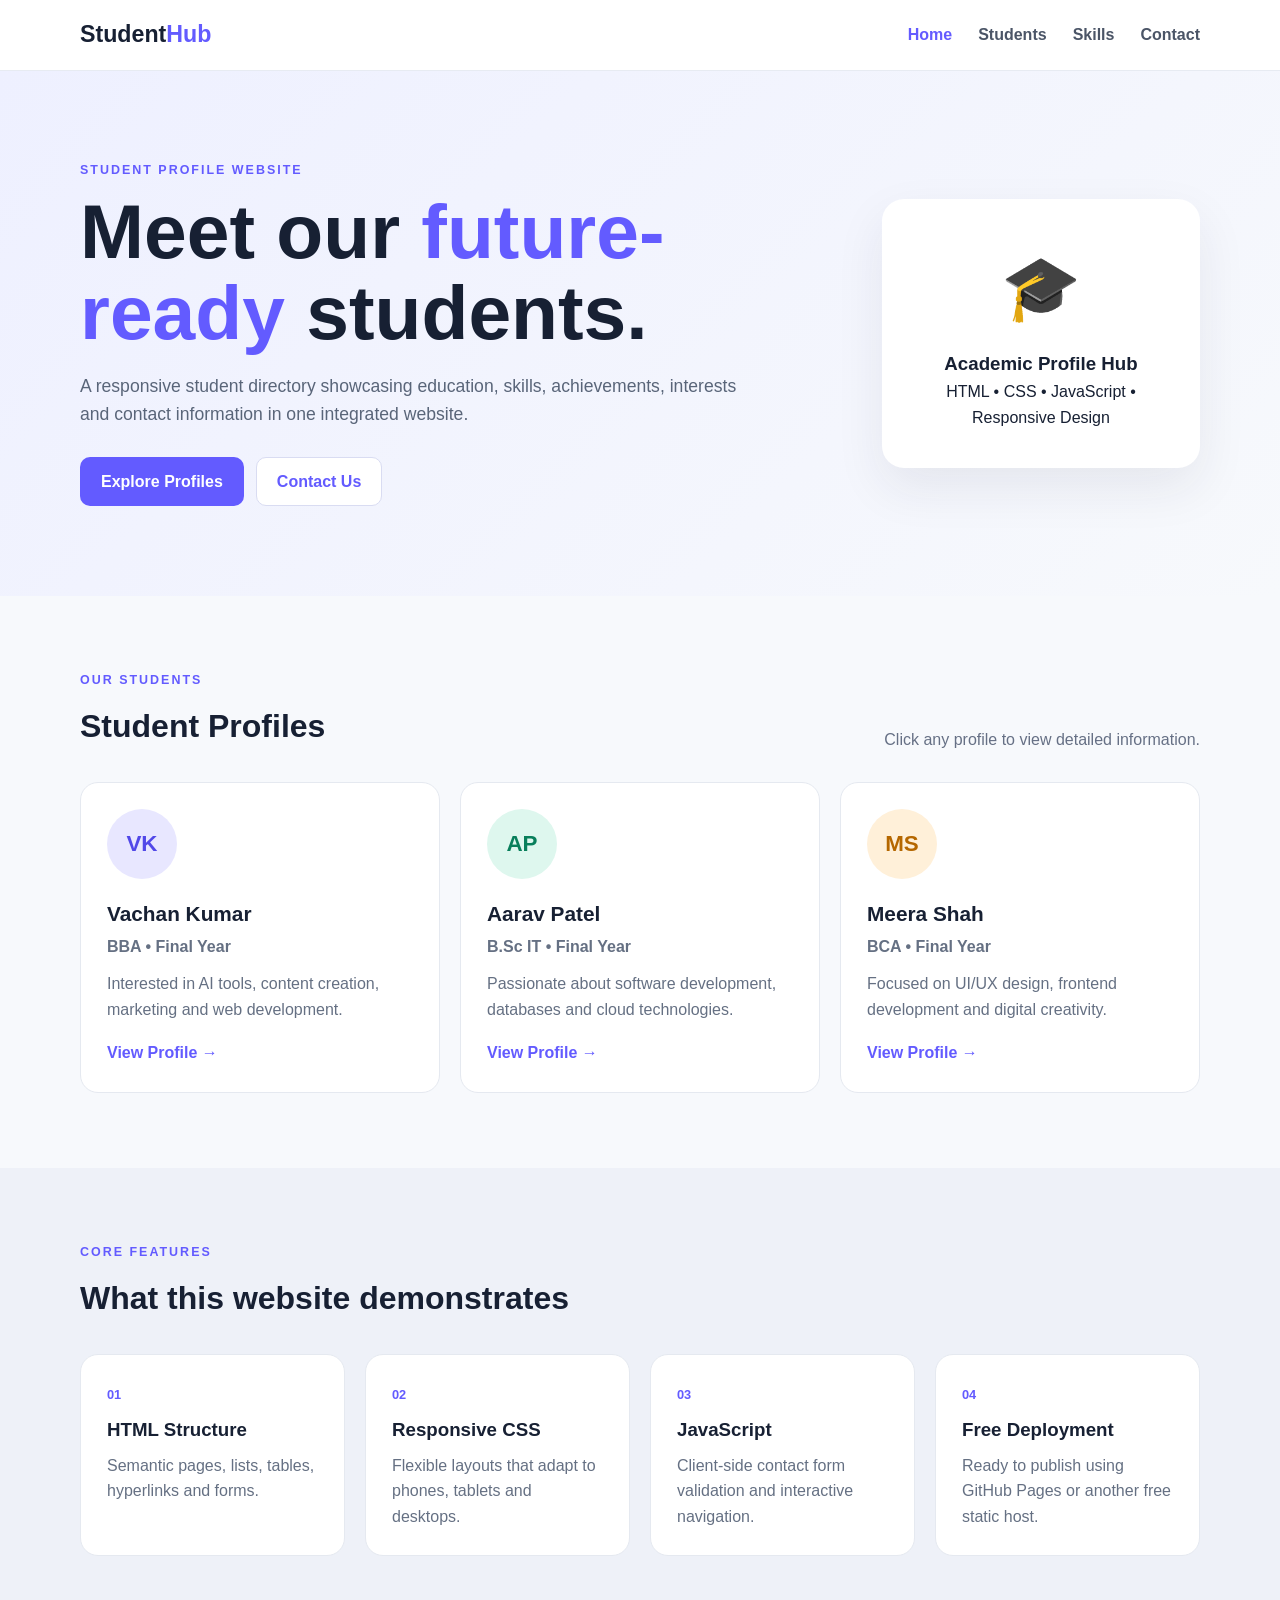
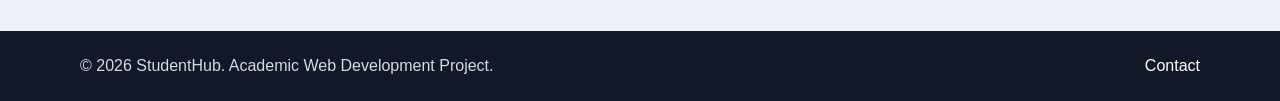
<file: index.html>
<!DOCTYPE html>
<html lang="en">
<head>
  <meta charset="UTF-8">
  <meta name="viewport" content="width=device-width, initial-scale=1.0">
  <meta name="description" content="Student Profile Hub - an integrated student profile website.">
  <title>Student Profile Hub | Home</title>
  <link rel="stylesheet" href="css/style.css">
</head>
<body>
<header class="site-header">
  <nav class="navbar container">
    <a class="brand" href="index.html">Student<span>Hub</span></a>
    <button class="menu-btn" aria-label="Toggle menu">☰</button>
    <ul class="nav-links">
      <li><a class="active" href="index.html">Home</a></li>
      <li><a href="#students">Students</a></li>
      <li><a href="#skills">Skills</a></li>
      <li><a href="contact.html">Contact</a></li>
    </ul>
  </nav>
</header>

<main>
<section class="hero">
  <div class="container hero-content">
    <div>
      <p class="eyebrow">STUDENT PROFILE WEBSITE</p>
      <h1>Meet our <span>future-ready</span> students.</h1>
      <p class="hero-text">A responsive student directory showcasing education, skills, achievements, interests and contact information in one integrated website.</p>
      <div class="hero-actions">
        <a class="btn primary" href="#students">Explore Profiles</a>
        <a class="btn secondary" href="contact.html">Contact Us</a>
      </div>
    </div>
    <div class="hero-card">
      <div class="hero-icon">🎓</div>
      <h3>Academic Profile Hub</h3>
      <p>HTML • CSS • JavaScript • Responsive Design</p>
    </div>
  </div>
</section>

<section id="students" class="section container">
  <div class="section-heading">
    <div><p class="eyebrow">OUR STUDENTS</p><h2>Student Profiles</h2></div>
    <p>Click any profile to view detailed information.</p>
  </div>
  <div class="profile-grid">
    <article class="profile-card">
      <div class="avatar">VK</div>
      <h3>Vachan Kumar</h3>
      <p class="role">BBA • Final Year</p>
      <p>Interested in AI tools, content creation, marketing and web development.</p>
      <a class="text-link" href="profiles/vachan.html">View Profile →</a>
    </article>
    <article class="profile-card">
      <div class="avatar avatar-two">AP</div>
      <h3>Aarav Patel</h3>
      <p class="role">B.Sc IT • Final Year</p>
      <p>Passionate about software development, databases and cloud technologies.</p>
      <a class="text-link" href="profiles/aarav.html">View Profile →</a>
    </article>
    <article class="profile-card">
      <div class="avatar avatar-three">MS</div>
      <h3>Meera Shah</h3>
      <p class="role">BCA • Final Year</p>
      <p>Focused on UI/UX design, frontend development and digital creativity.</p>
      <a class="text-link" href="profiles/meera.html">View Profile →</a>
    </article>
  </div>
</section>

<section id="skills" class="section section-alt">
  <div class="container">
    <div class="section-heading"><div><p class="eyebrow">CORE FEATURES</p><h2>What this website demonstrates</h2></div></div>
    <div class="feature-grid">
      <div class="feature"><b>01</b><h3>HTML Structure</h3><p>Semantic pages, lists, tables, hyperlinks and forms.</p></div>
      <div class="feature"><b>02</b><h3>Responsive CSS</h3><p>Flexible layouts that adapt to phones, tablets and desktops.</p></div>
      <div class="feature"><b>03</b><h3>JavaScript</h3><p>Client-side contact form validation and interactive navigation.</p></div>
      <div class="feature"><b>04</b><h3>Free Deployment</h3><p>Ready to publish using GitHub Pages or another free static host.</p></div>
    </div>
  </div>
</section>
</main>

<footer class="footer"><div class="container footer-inner"><p>© 2026 StudentHub. Academic Web Development Project.</p><a href="contact.html">Contact</a></div></footer>
<script src="js/script.js"></script>
</body>
</html>
</file>
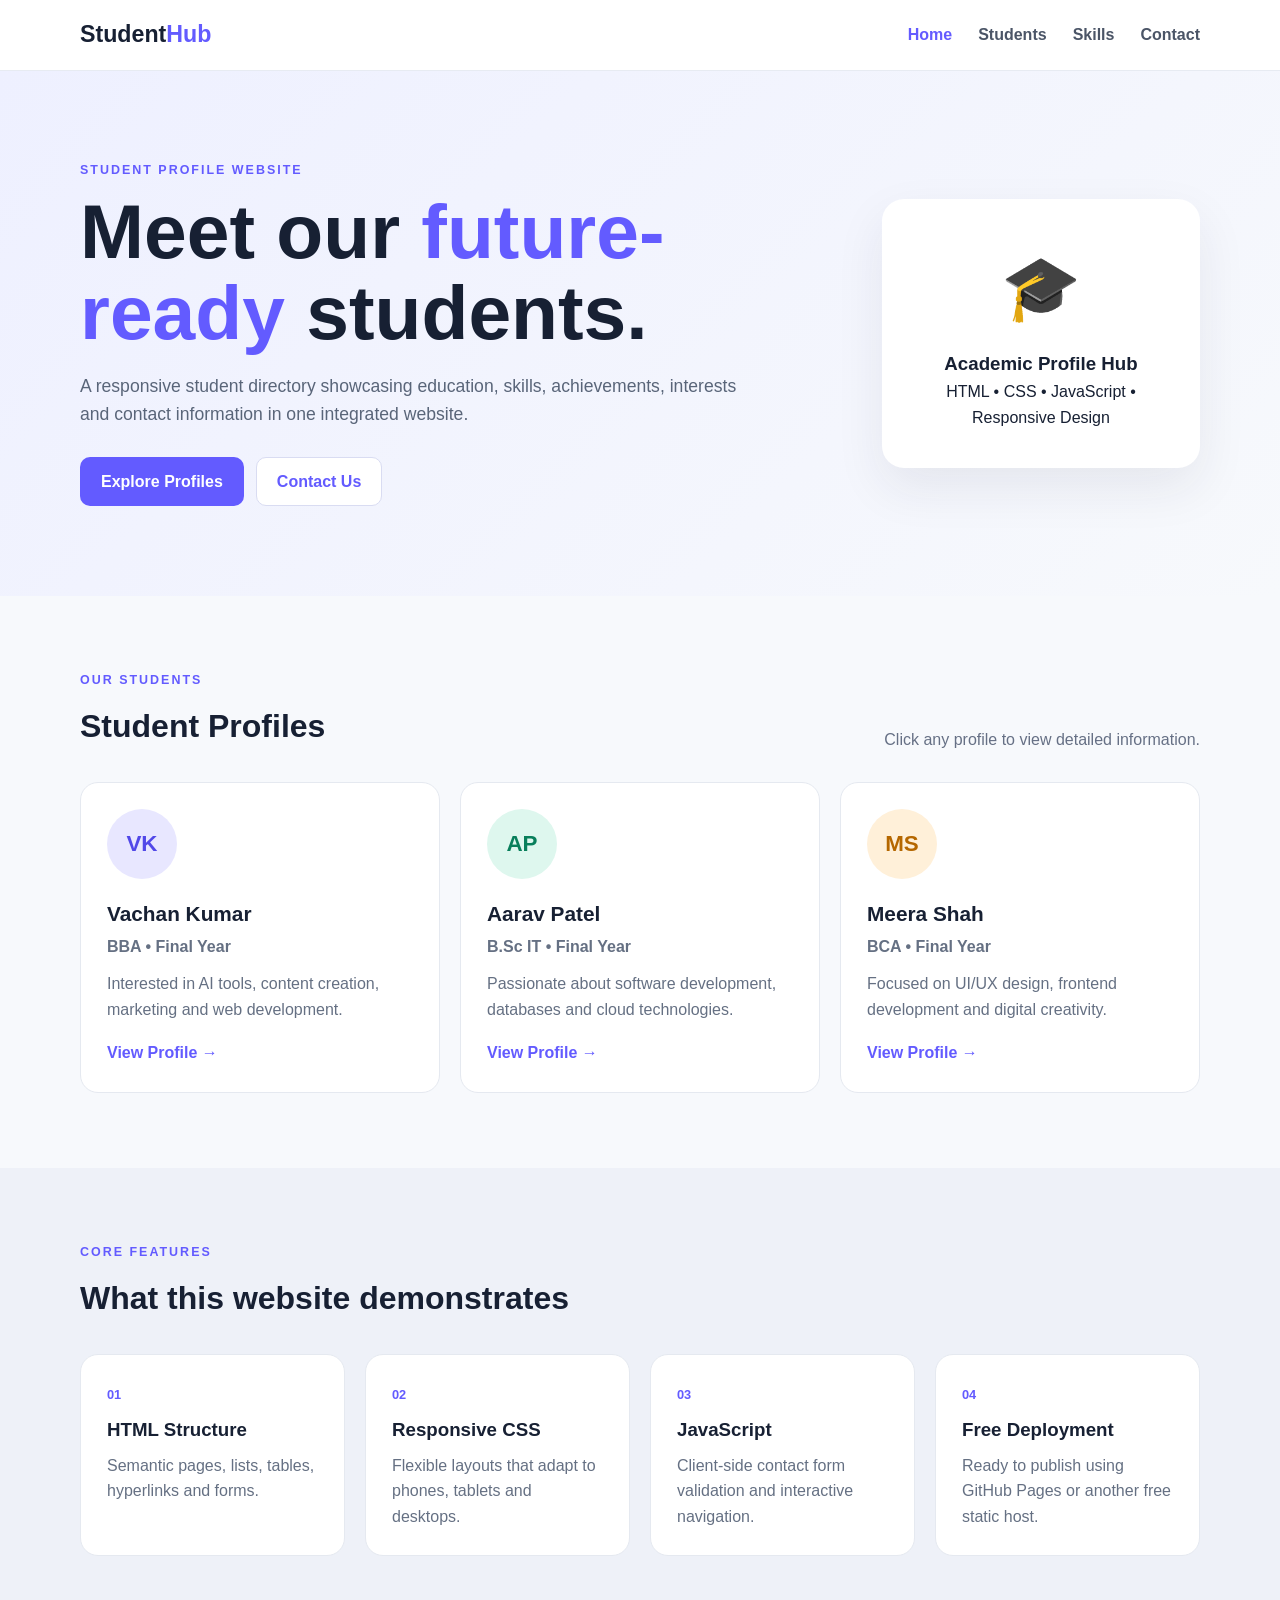
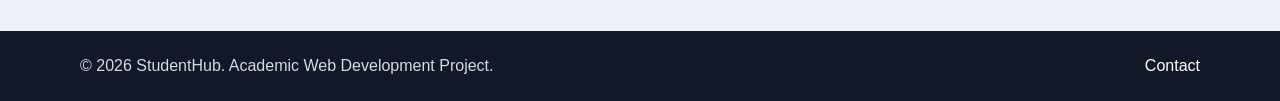
<file: student_profile_website/index.html>
<!DOCTYPE html>
<html lang="en">
<head>
  <meta charset="UTF-8">
  <meta name="viewport" content="width=device-width, initial-scale=1.0">
  <meta name="description" content="Student Profile Hub - an integrated student profile website.">
  <title>Student Profile Hub | Home</title>
  <link rel="stylesheet" href="css/style.css">
</head>
<body>
<header class="site-header">
  <nav class="navbar container">
    <a class="brand" href="index.html">Student<span>Hub</span></a>
    <button class="menu-btn" aria-label="Toggle menu">☰</button>
    <ul class="nav-links">
      <li><a class="active" href="index.html">Home</a></li>
      <li><a href="#students">Students</a></li>
      <li><a href="#skills">Skills</a></li>
      <li><a href="contact.html">Contact</a></li>
    </ul>
  </nav>
</header>

<main>
<section class="hero">
  <div class="container hero-content">
    <div>
      <p class="eyebrow">STUDENT PROFILE WEBSITE</p>
      <h1>Meet our <span>future-ready</span> students.</h1>
      <p class="hero-text">A responsive student directory showcasing education, skills, achievements, interests and contact information in one integrated website.</p>
      <div class="hero-actions">
        <a class="btn primary" href="#students">Explore Profiles</a>
        <a class="btn secondary" href="contact.html">Contact Us</a>
      </div>
    </div>
    <div class="hero-card">
      <div class="hero-icon">🎓</div>
      <h3>Academic Profile Hub</h3>
      <p>HTML • CSS • JavaScript • Responsive Design</p>
    </div>
  </div>
</section>

<section id="students" class="section container">
  <div class="section-heading">
    <div><p class="eyebrow">OUR STUDENTS</p><h2>Student Profiles</h2></div>
    <p>Click any profile to view detailed information.</p>
  </div>
  <div class="profile-grid">
    <article class="profile-card">
      <div class="avatar">VK</div>
      <h3>Vachan Kumar</h3>
      <p class="role">BBA • Final Year</p>
      <p>Interested in AI tools, content creation, marketing and web development.</p>
      <a class="text-link" href="profiles/mukesh.html">View Profile →</a>
    </article>
    <article class="profile-card">
      <div class="avatar avatar-two">AP</div>
      <h3>Aarav Patel</h3>
      <p class="role">B.Sc IT • Final Year</p>
      <p>Passionate about software development, databases and cloud technologies.</p>
      <a class="text-link" href="profiles/aarav.html">View Profile →</a>
    </article>
    <article class="profile-card">
      <div class="avatar avatar-three">MS</div>
      <h3>Meera Shah</h3>
      <p class="role">BCA • Final Year</p>
      <p>Focused on UI/UX design, frontend development and digital creativity.</p>
      <a class="text-link" href="profiles/meera.html">View Profile →</a>
    </article>
  </div>
</section>

<section id="skills" class="section section-alt">
  <div class="container">
    <div class="section-heading"><div><p class="eyebrow">CORE FEATURES</p><h2>What this website demonstrates</h2></div></div>
    <div class="feature-grid">
      <div class="feature"><b>01</b><h3>HTML Structure</h3><p>Semantic pages, lists, tables, hyperlinks and forms.</p></div>
      <div class="feature"><b>02</b><h3>Responsive CSS</h3><p>Flexible layouts that adapt to phones, tablets and desktops.</p></div>
      <div class="feature"><b>03</b><h3>JavaScript</h3><p>Client-side contact form validation and interactive navigation.</p></div>
      <div class="feature"><b>04</b><h3>Free Deployment</h3><p>Ready to publish using GitHub Pages or another free static host.</p></div>
    </div>
  </div>
</section>
</main>

<footer class="footer"><div class="container footer-inner"><p>© 2026 StudentHub. Academic Web Development Project.</p><a href="contact.html">Contact</a></div></footer>
<script src="js/script.js"></script>
</body>
</html>
</file>
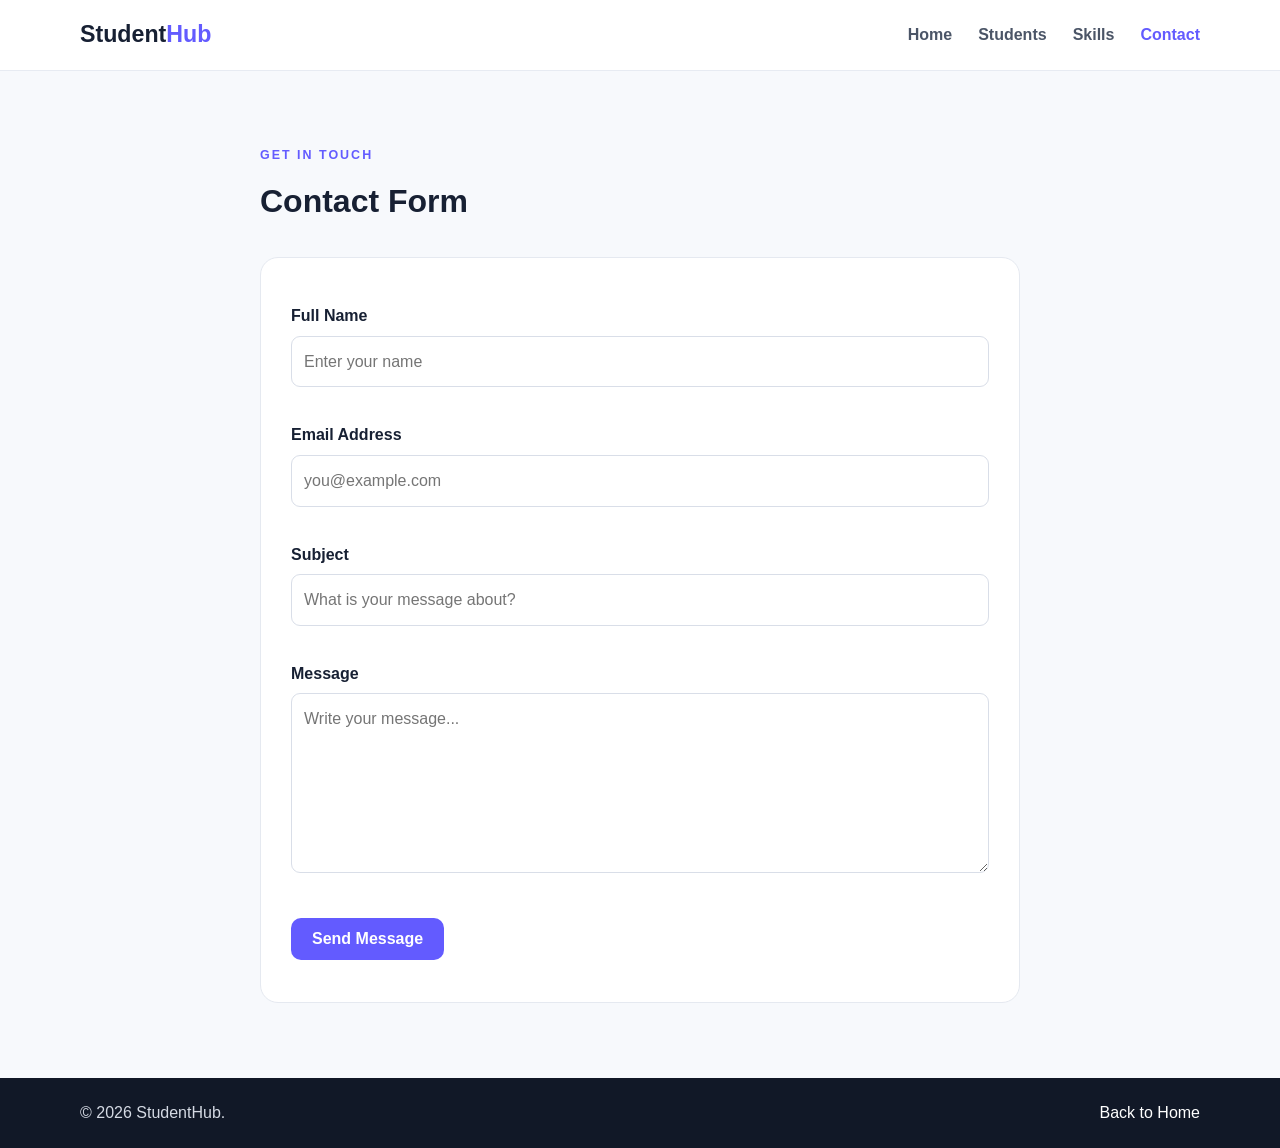
<file: contact.html>
<!DOCTYPE html>
<html lang="en">
<head>
  <meta charset="UTF-8"><meta name="viewport" content="width=device-width, initial-scale=1.0">
  <title>Contact | StudentHub</title><link rel="stylesheet" href="css/style.css">
</head>
<body>
<header class="site-header"><nav class="navbar container">
<a class="brand" href="index.html">Student<span>Hub</span></a><button class="menu-btn" aria-label="Toggle menu">☰</button>
<ul class="nav-links"><li><a href="index.html">Home</a></li><li><a href="index.html#students">Students</a></li><li><a href="index.html#skills">Skills</a></li><li><a class="active" href="contact.html">Contact</a></li></ul>
</nav></header>
<main class="section container narrow">
<div class="section-heading"><div><p class="eyebrow">GET IN TOUCH</p><h1>Contact Form</h1></div></div>
<form id="contactForm" class="contact-form" novalidate>
<label for="name">Full Name</label><input id="name" name="name" type="text" placeholder="Enter your name">
<small class="error" id="nameError"></small>
<label for="email">Email Address</label><input id="email" name="email" type="email" placeholder="you@example.com">
<small class="error" id="emailError"></small>
<label for="subject">Subject</label><input id="subject" name="subject" type="text" placeholder="What is your message about?">
<small class="error" id="subjectError"></small>
<label for="message">Message</label><textarea id="message" name="message" rows="6" placeholder="Write your message..."></textarea>
<small class="error" id="messageError"></small>
<button class="btn primary" type="submit">Send Message</button>
<p id="formSuccess" class="success"></p>
</form>
</main>
<footer class="footer"><div class="container footer-inner"><p>© 2026 StudentHub.</p><a href="index.html">Back to Home</a></div></footer>
<script src="js/script.js"></script>
</body>
</html>
</file>
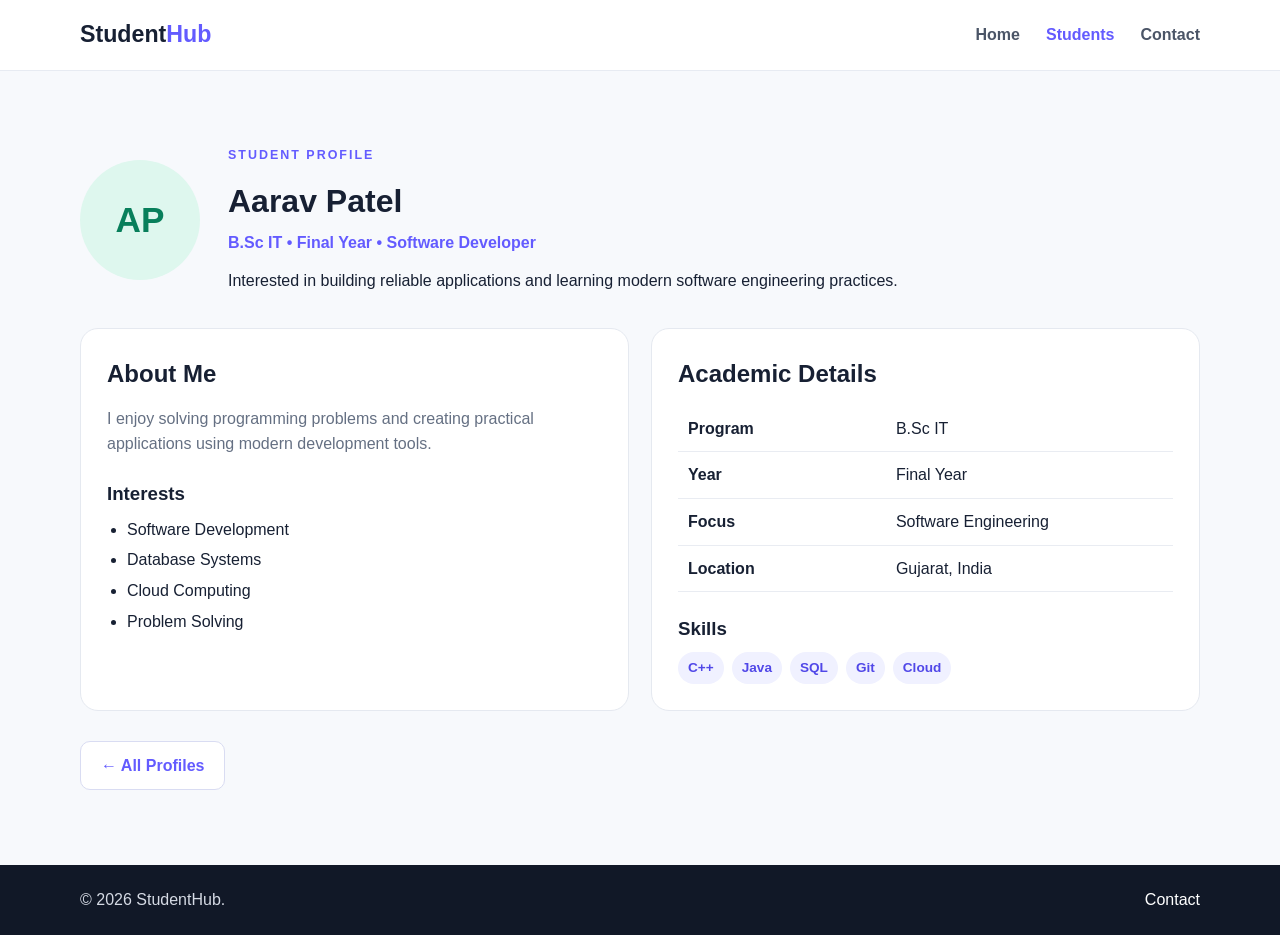
<file: profiles/aarav.html>
<!DOCTYPE html>
<html lang="en"><head><meta charset="UTF-8"><meta name="viewport" content="width=device-width, initial-scale=1.0"><title>Aarav Patel | StudentHub</title><link rel="stylesheet" href="../css/style.css"></head>
<body><header class="site-header"><nav class="navbar container"><a class="brand" href="../index.html">Student<span>Hub</span></a><button class="menu-btn">☰</button><ul class="nav-links"><li><a href="../index.html">Home</a></li><li><a class="active" href="../index.html#students">Students</a></li><li><a href="../contact.html">Contact</a></li></ul></nav></header>
<main class="section container"><div class="profile-hero"><div class="large-avatar avatar-two">AP</div><div><p class="eyebrow">STUDENT PROFILE</p><h1>Aarav Patel</h1><p class="role">B.Sc IT • Final Year • Software Developer</p><p>Interested in building reliable applications and learning modern software engineering practices.</p></div></div>
<div class="detail-grid"><section class="info-box"><h2>About Me</h2><p>I enjoy solving programming problems and creating practical applications using modern development tools.</p><h3>Interests</h3><ul><li>Software Development</li><li>Database Systems</li><li>Cloud Computing</li><li>Problem Solving</li></ul></section><section class="info-box"><h2>Academic Details</h2><table><tr><th>Program</th><td>B.Sc IT</td></tr><tr><th>Year</th><td>Final Year</td></tr><tr><th>Focus</th><td>Software Engineering</td></tr><tr><th>Location</th><td>Gujarat, India</td></tr></table><h3>Skills</h3><div class="tags"><span>C++</span><span>Java</span><span>SQL</span><span>Git</span><span>Cloud</span></div></section></div><a class="btn secondary" href="../index.html#students">← All Profiles</a></main><footer class="footer"><div class="container footer-inner"><p>© 2026 StudentHub.</p><a href="../contact.html">Contact</a></div></footer><script src="../js/script.js"></script></body></html>
</file>
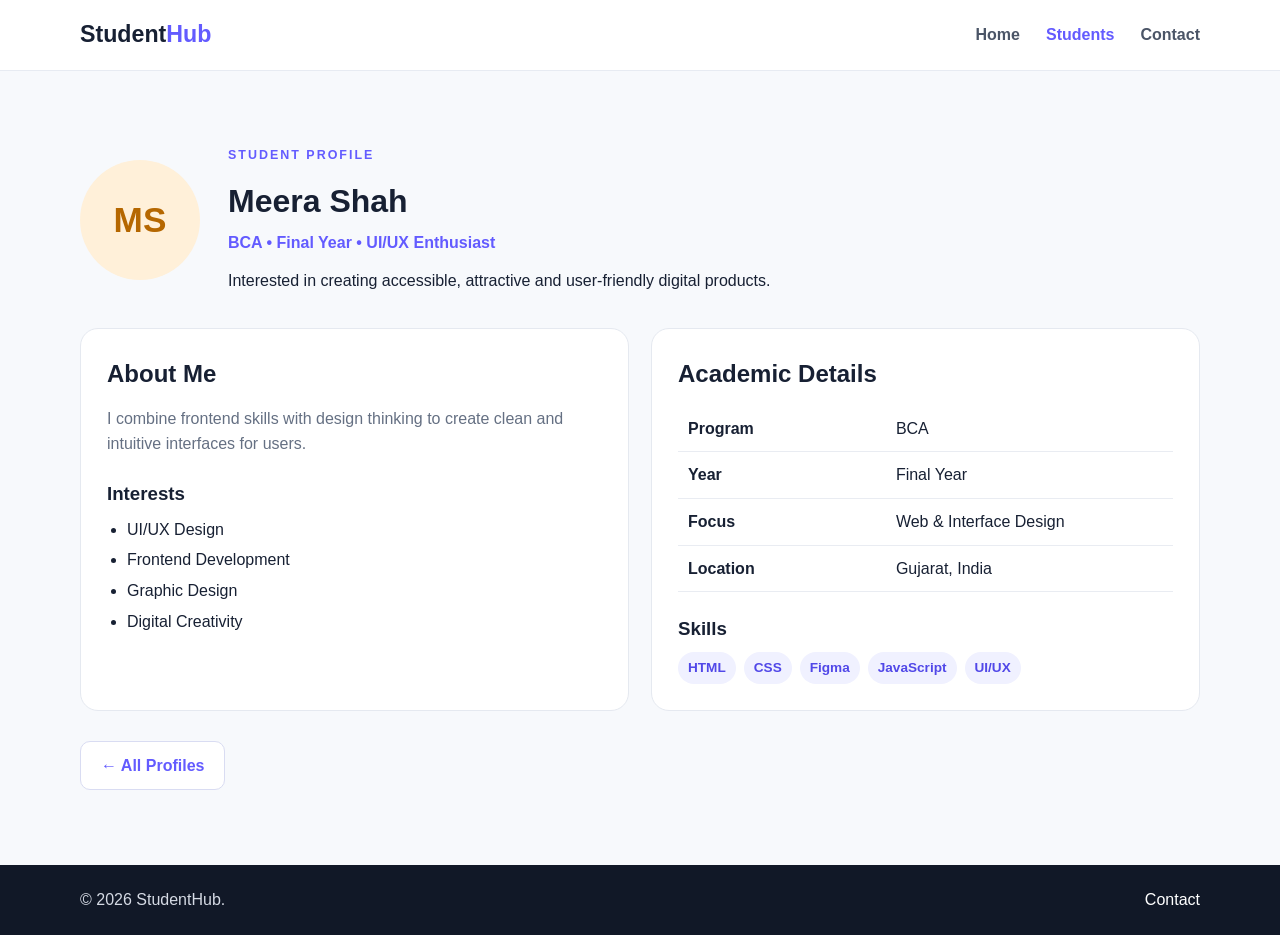
<file: profiles/meera.html>
<!DOCTYPE html>
<html lang="en"><head><meta charset="UTF-8"><meta name="viewport" content="width=device-width, initial-scale=1.0"><title>Meera Shah | StudentHub</title><link rel="stylesheet" href="../css/style.css"></head>
<body><header class="site-header"><nav class="navbar container"><a class="brand" href="../index.html">Student<span>Hub</span></a><button class="menu-btn">☰</button><ul class="nav-links"><li><a href="../index.html">Home</a></li><li><a class="active" href="../index.html#students">Students</a></li><li><a href="../contact.html">Contact</a></li></ul></nav></header>
<main class="section container"><div class="profile-hero"><div class="large-avatar avatar-three">MS</div><div><p class="eyebrow">STUDENT PROFILE</p><h1>Meera Shah</h1><p class="role">BCA • Final Year • UI/UX Enthusiast</p><p>Interested in creating accessible, attractive and user-friendly digital products.</p></div></div>
<div class="detail-grid"><section class="info-box"><h2>About Me</h2><p>I combine frontend skills with design thinking to create clean and intuitive interfaces for users.</p><h3>Interests</h3><ul><li>UI/UX Design</li><li>Frontend Development</li><li>Graphic Design</li><li>Digital Creativity</li></ul></section><section class="info-box"><h2>Academic Details</h2><table><tr><th>Program</th><td>BCA</td></tr><tr><th>Year</th><td>Final Year</td></tr><tr><th>Focus</th><td>Web & Interface Design</td></tr><tr><th>Location</th><td>Gujarat, India</td></tr></table><h3>Skills</h3><div class="tags"><span>HTML</span><span>CSS</span><span>Figma</span><span>JavaScript</span><span>UI/UX</span></div></section></div><a class="btn secondary" href="../index.html#students">← All Profiles</a></main><footer class="footer"><div class="container footer-inner"><p>© 2026 StudentHub.</p><a href="../contact.html">Contact</a></div></footer><script src="../js/script.js"></script></body></html>
</file>
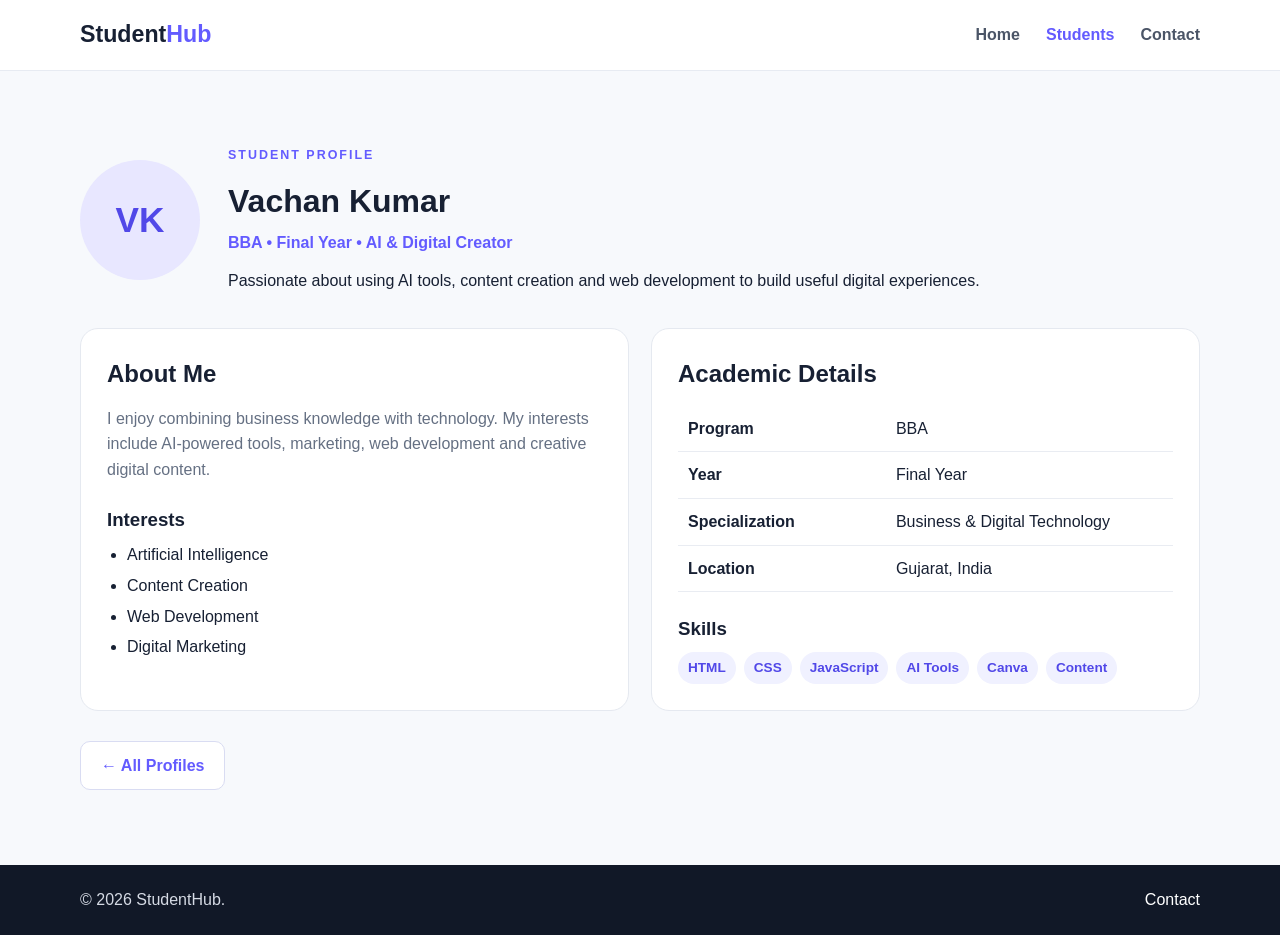
<file: profiles/mukesh.html>
<!DOCTYPE html>
<html lang="en"><head><meta charset="UTF-8"><meta name="viewport" content="width=device-width, initial-scale=1.0"><title>Vachan Kumar | StudentHub</title><link rel="stylesheet" href="../css/style.css"></head>
<body><header class="site-header"><nav class="navbar container"><a class="brand" href="../index.html">Student<span>Hub</span></a><button class="menu-btn">☰</button><ul class="nav-links"><li><a href="../index.html">Home</a></li><li><a class="active" href="../index.html#students">Students</a></li><li><a href="../contact.html">Contact</a></li></ul></nav></header>
<main class="section container"><div class="profile-hero"><div class="large-avatar">VK</div><div><p class="eyebrow">STUDENT PROFILE</p><h1>Vachan Kumar</h1><p class="role">BBA • Final Year • AI & Digital Creator</p><p>Passionate about using AI tools, content creation and web development to build useful digital experiences.</p></div></div>
<div class="detail-grid"><section class="info-box"><h2>About Me</h2><p>I enjoy combining business knowledge with technology. My interests include AI-powered tools, marketing, web development and creative digital content.</p><h3>Interests</h3><ul><li>Artificial Intelligence</li><li>Content Creation</li><li>Web Development</li><li>Digital Marketing</li></ul></section>
<section class="info-box"><h2>Academic Details</h2><table><tr><th>Program</th><td>BBA</td></tr><tr><th>Year</th><td>Final Year</td></tr><tr><th>Specialization</th><td>Business & Digital Technology</td></tr><tr><th>Location</th><td>Gujarat, India</td></tr></table><h3>Skills</h3><div class="tags"><span>HTML</span><span>CSS</span><span>JavaScript</span><span>AI Tools</span><span>Canva</span><span>Content</span></div></section></div>
<a class="btn secondary" href="../index.html#students">← All Profiles</a></main><footer class="footer"><div class="container footer-inner"><p>© 2026 StudentHub.</p><a href="../contact.html">Contact</a></div></footer><script src="../js/script.js"></script></body></html>
</file>
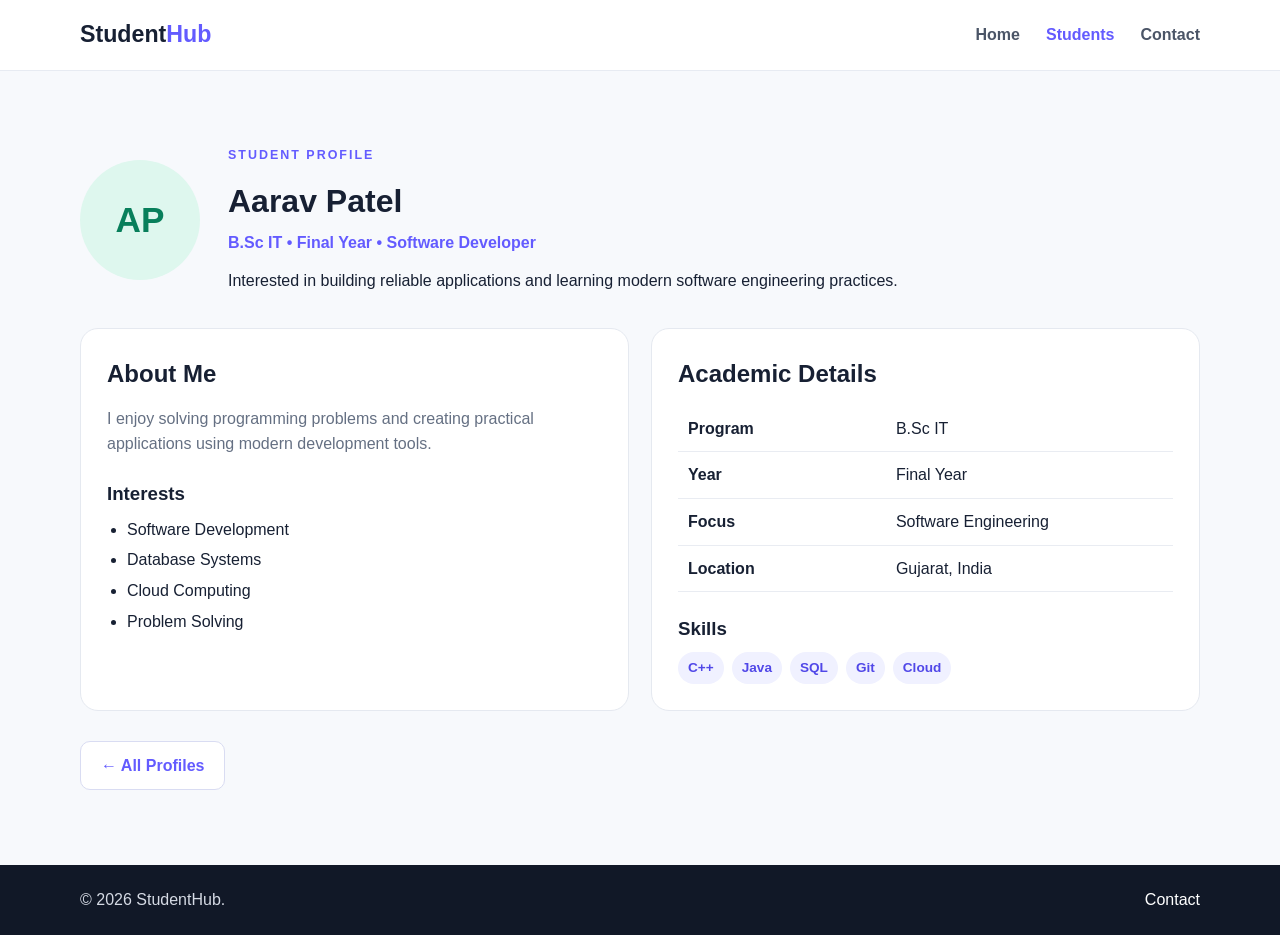
<file: student_profile_website/profiles/aarav.html>
<!DOCTYPE html>
<html lang="en">
    <head>
        <meta charset="UTF-8">
        <meta name="viewport" content="width=device-width, initial-scale=1.0">
        <title>Aarav Patel | StudentHub</title>
        <link rel="stylesheet" href="../css/style.css">
    </head>
<body>
    <header class="site-header">
        <nav class="navbar container">
            <a class="brand" href="../index.html">Student<span>Hub</span>
            </a>
            <button class="menu-btn">☰
            </button>
            <ul class="nav-links">
                <li>
                    <a href="../index.html">Home</a>
                </li>
                <li>
                    <a class="active" href="../index.html#students">Students</a>
                </li>
                <li><a href="../contact.html">Contact</a></li>
            </ul>
        </nav>
    </header>
<main class="section container">
    <div class="profile-hero">
        <div class="large-avatar avatar-two">AP</div>
        <div>
            <p class="eyebrow">STUDENT PROFILE</p>
            <h1>Aarav Patel</h1>
            <p class="role">B.Sc IT • Final Year • Software Developer</p>
            <p>Interested in building reliable applications and learning modern software engineering practices.</p>
        </div>
    </div>
<div class="detail-grid">
    <section class="info-box">
        <h2>About Me</h2>
        <p>I enjoy solving programming problems and creating practical applications using modern development tools.</p>
        <h3>Interests</h3>
        <ul>
            <li>Software Development</li>
            <li>Database Systems</li>
            <li>Cloud Computing</li>
            <li>Problem Solving</li>
        </ul>
    </section>
    <section class="info-box">
        <h2>Academic Details</h2>
        <table>
            <tr>
                <th>Program</th>
                <td>B.Sc IT</td>
            </tr>
            <tr>
                <th>Year</th>
                <td>Final Year</td>
            </tr>
            <tr>
                <th>Focus</th>
                <td>Software Engineering</td>
            </tr>
            <tr>
                <th>Location</th>
                <td>Gujarat, India</td>
            </tr>
        </table>
        <h3>Skills</h3>
        <div class="tags">
            <span>C++</span>
            <span>Java</span>
            <span>SQL</span>
            <span>Git</span>
            <span>Cloud</span>
        </div>
    </section>
</div>
<a class="btn secondary" href="../index.html#students">← All Profiles</a>
</main><footer class="footer"><div class="container footer-inner">
    <p>© 2026 StudentHub.</p>
    <a href="../contact.html">Contact</a>
</div></footer><script src="../js/script.js"></script></body></html>
</file>
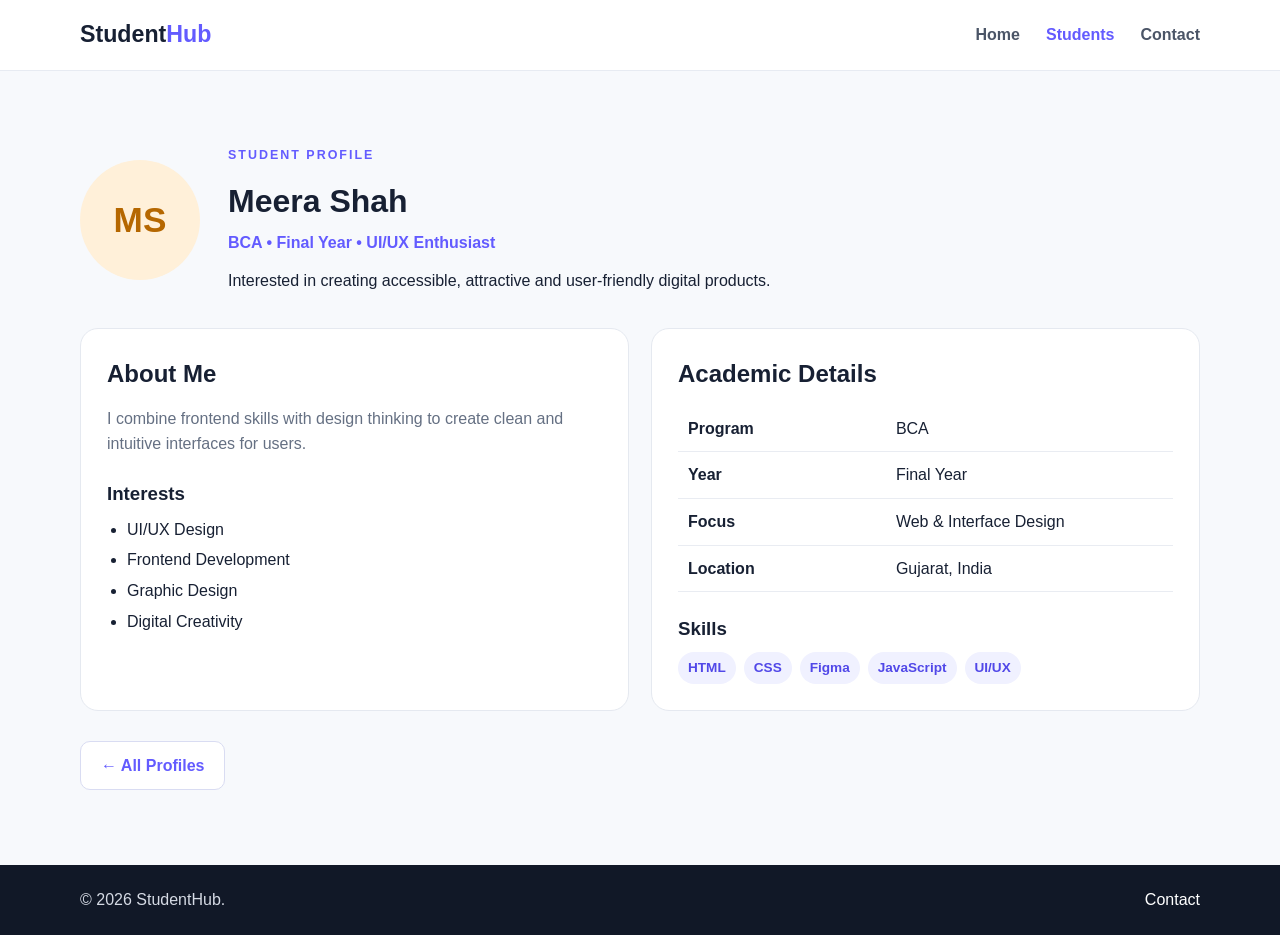
<file: student_profile_website/profiles/meera.html>
<!DOCTYPE html>
<html lang="en">
    <head>
        <meta charset="UTF-8">
        <meta name="viewport" content="width=device-width, initial-scale=1.0">
        <title>Meera Shah | StudentHub</title>
        <link rel="stylesheet" href="../css/style.css">
    </head>
<body>
    <header class="site-header">
        <nav class="navbar container">
            <a class="brand" href="../index.html">Student<span>Hub</span></a>
            <button class="menu-btn">☰</button>
            <ul class="nav-links">
                <li>
                    <a href="../index.html">Home</a>
                </li>
                <li>
                    <a class="active" href="../index.html#students">Students</a>
                </li>
                <li>
                    <a href="../contact.html">Contact</a>
                </li>
            </ul>
        </nav>
    </header>
<main class="section container">
    <div class="profile-hero">
        <div class="large-avatar avatar-three">MS</div>
        <div>
            <p class="eyebrow">STUDENT PROFILE</p>
            <h1>Meera Shah</h1>
            <p class="role">BCA • Final Year • UI/UX Enthusiast</p>
            <p>Interested in creating accessible, attractive and user-friendly digital products.</p>
        </div>
    </div>
<div class="detail-grid"><section class="info-box">
    <h2>About Me</h2>
    <p>I combine frontend skills with design thinking to create clean and intuitive interfaces for users.</p>
    <h3>Interests</h3>
    <ul>
        <li>UI/UX Design</li>
        <li>Frontend Development</li>
        <li>Graphic Design</li>
        <li>Digital Creativity</li>
    </ul>
</section>
<section class="info-box">
    <h2>Academic Details</h2>
    <table>
        <tr>
            <th>Program</th>
            <td>BCA</td>
        </tr>
        <tr>
            <th>Year</th>
            <td>Final Year</td>
        </tr>
        <tr>
            <th>Focus</th>
            <td>Web & Interface Design</td>
        </tr>
        <tr>
            <th>Location</th>
            <td>Gujarat, India</td>
        </tr>
    </table>
    <h3>Skills</h3>
    <div class="tags">
        <span>HTML</span>
        <span>CSS</span>
        <span>Figma</span>
        <span>JavaScript</span>
        <span>UI/UX</span>
    </div>
</section>
</div>
<a class="btn secondary" href="../index.html#students">← All Profiles</a>
</main>
<footer class="footer">
    <div class="container footer-inner">
        <p>© 2026 StudentHub.</p>
        <a href="../contact.html">Contact</a>
    </div>
</footer>
<script src="../js/script.js"></script>
</body>
</html>
</file>
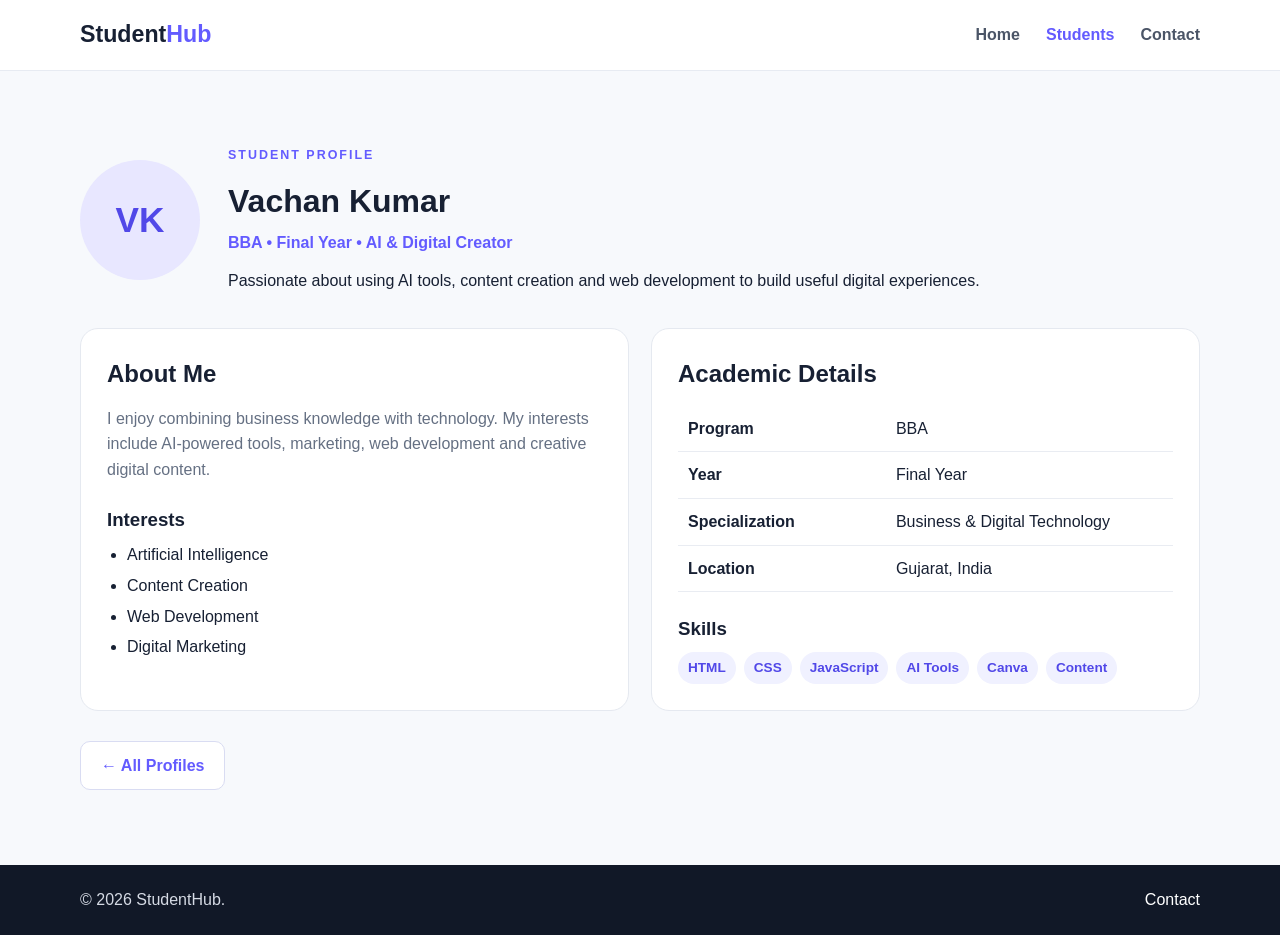
<file: student_profile_website/profiles/mukesh.html>
<!DOCTYPE html>
<html lang="en">
<head>
        <meta charset="UTF-8">

    <meta name="viewport" content="width=device-width, initial-scale=1.0">
    <title>Mukesh Mishra | StudentHub</title>
    <link rel="stylesheet" href="../css/style.css">
</head>
<body>
    <header class="site-header">
        <nav class="navbar container">
            <a class="brand" href="../index.html">Student<span>Hub</span></a>
            <button class="menu-btn">☰</button>
            <ul class="nav-links">
                <li><a href="../index.html">Home</a></li>
                <li><a class="active" href="../index.html#students"
                    >Students</a></li><li><a href="../contact.html">Contact</a>
                </li>
            </ul>
         </nav>
     </header>
<main class="section container">
    <div class="profile-hero">
        <div class="large-avatar">VK</div>
        <div><p class="eyebrow">STUDENT PROFILE</p>
            <h1>Vachan Kumar</h1>
            <p class="role">BBA • Final Year • AI & Digital Creator</p>
            <p>Passionate about using AI tools, content creation and web development to build useful digital experiences.</p>
        </div>
    </div>
<div class="detail-grid"><section class="info-box">
    <h2>About Me</h2>
    <p>I enjoy combining business knowledge with technology. My interests include AI-powered tools, marketing, web development and creative digital content.</p>
    <h3>Interests</h3>
    <ul><li>Artificial Intelligence</li>
        <li>Content Creation</li>
        <li>Web Development</li>
        <li>Digital Marketing</li>
    </ul>
</section>
<section class="info-box"><h2>Academic Details</h2>
    <table>
        <tr>
            <th>Program</th>
            <td>BBA</td>
        </tr>
        <tr>
            <th>Year</th>
            <td>Final Year</td>
        </tr>
        <tr>
            <th>Specialization</th>
            <td>Business & Digital Technology</td>
        </tr>
        <tr>
            <th>Location</th>
            <td>Gujarat, India</td>
        </tr>
    </table>
        <h3>Skills</h3>
        <div class="tags">
            <span>HTML</span>
            <span>CSS</span>
            <span>JavaScript</span>
            <span>AI Tools</span>
            <span>Canva</span>
            <span>Content</span>
        </div>
    </section>
</div>
<a class="btn secondary" href="../index.html#students">← All Profiles</a></main><footer class="footer"><div class="container footer-inner"><p>© 2026 StudentHub.</p><a href="../contact.html">Contact</a></div></footer><script src="../js/script.js"></script></body></html>
</file>
<file: css/style.css>
*{box-sizing:border-box;margin:0;padding:0}html{scroll-behavior:smooth}body{font-family:Inter,Segoe UI,Arial,sans-serif;color:#172033;background:#f7f9fc;line-height:1.6}.container{width:min(1120px,92%);margin:auto}.site-header{background:#fff;border-bottom:1px solid #e7ebf2;position:sticky;top:0;z-index:10}.navbar{min-height:70px;display:flex;align-items:center;justify-content:space-between}.brand{font-size:1.45rem;font-weight:800;color:#172033;text-decoration:none}.brand span{color:#635bff}.nav-links{display:flex;gap:26px;list-style:none}.nav-links a{color:#4b5567;text-decoration:none;font-weight:600}.nav-links a:hover,.nav-links .active{color:#635bff}.menu-btn{display:none;border:0;background:none;font-size:1.6rem}.hero{padding:90px 0;background:linear-gradient(135deg,#eef0ff,#f7f9fc)}.hero-content{display:grid;grid-template-columns:1.4fr .6fr;gap:60px;align-items:center}.eyebrow{font-size:.78rem;letter-spacing:2px;color:#635bff;font-weight:800;margin-bottom:10px}.hero h1{font-size:clamp(2.6rem,6vw,5rem);line-height:1.05;margin-bottom:20px}.hero h1 span{color:#635bff}.hero-text{font-size:1.1rem;max-width:680px;color:#596579}.hero-actions{display:flex;gap:12px;margin-top:28px}.btn{display:inline-block;text-decoration:none;border-radius:10px;padding:11px 20px;font-weight:700;border:1px solid transparent;cursor:pointer;font-size:1rem}.primary{background:#635bff;color:white}.secondary{background:white;color:#635bff;border-color:#d9dcf2}.hero-card{background:white;padding:38px;border-radius:22px;box-shadow:0 20px 50px #20204014;text-align:center}.hero-icon{font-size:4rem;margin-bottom:10px}.section{padding:75px 0}.section-alt{background:#eef1f8}.section-heading{display:flex;justify-content:space-between;align-items:end;gap:30px;margin-bottom:30px}.section-heading h1,.section-heading h2{font-size:2rem}.section-heading>p{color:#667085}.profile-grid,.feature-grid{display:grid;grid-template-columns:repeat(3,1fr);gap:20px}.profile-card,.feature,.info-box{background:white;border:1px solid #e5e9f0;border-radius:18px;padding:26px}.profile-card{transition:.2s}.profile-card:hover{transform:translateY(-4px);box-shadow:0 15px 35px #1b254012}.avatar,.large-avatar{width:70px;height:70px;border-radius:50%;display:grid;place-items:center;background:#e8e7ff;color:#5148e8;font-weight:800;font-size:1.4rem;margin-bottom:18px}.avatar-two{background:#def7ee;color:#087f5b}.avatar-three{background:#fff0d9;color:#b56700}.profile-card h3{font-size:1.3rem}.role{color:#635bff;font-weight:700;margin:3px 0 12px}.text-link{display:inline-block;margin-top:18px;color:#635bff;text-decoration:none;font-weight:800}.feature-grid{grid-template-columns:repeat(4,1fr)}.feature b{color:#635bff;font-size:.8rem}.feature h3{margin:8px 0}.feature p,.info-box p,.profile-card p{color:#657083}.footer{background:#111827;color:#d5dae4;padding:22px 0}.footer-inner{display:flex;justify-content:space-between}.footer a{color:#fff;text-decoration:none}.profile-hero{display:flex;gap:28px;align-items:center;margin-bottom:35px}.large-avatar{width:120px;height:120px;font-size:2.2rem;margin:0}.detail-grid{display:grid;grid-template-columns:1fr 1fr;gap:22px;margin-bottom:30px}.info-box h2{margin-bottom:12px}.info-box h3{margin:22px 0 8px}.info-box ul{padding-left:20px}.info-box li{margin:5px 0}.info-box table{width:100%;border-collapse:collapse}.info-box th,.info-box td{text-align:left;padding:10px;border-bottom:1px solid #e9ecf2}.info-box th{width:42%}.tags{display:flex;flex-wrap:wrap;gap:8px}.tags span{background:#f0f1ff;color:#5148e8;padding:5px 10px;border-radius:999px;font-size:.85rem;font-weight:700}.narrow{max-width:760px}.contact-form{background:white;padding:30px;border:1px solid #e5e9f0;border-radius:18px}.contact-form label{display:block;font-weight:700;margin:15px 0 7px}.contact-form input,.contact-form textarea{width:100%;padding:12px;border:1px solid #d9dee8;border-radius:9px;font:inherit;outline:none}.contact-form input:focus,.contact-form textarea:focus{border-color:#635bff}.contact-form button{margin-top:18px}.error{display:block;color:#d92d20;min-height:20px;font-size:.85rem}.success{color:#087f5b;font-weight:700;margin-top:12px}@media(max-width:800px){.nav-links{display:none;position:absolute;top:70px;left:0;right:0;background:white;padding:20px;flex-direction:column;gap:12px;border-bottom:1px solid #eee}.nav-links.open{display:flex}.menu-btn{display:block}.hero-content,.detail-grid{grid-template-columns:1fr}.profile-grid,.feature-grid{grid-template-columns:1fr 1fr}.section-heading{display:block}.section-heading>p{margin-top:8px}.profile-hero{align-items:flex-start}}@media(max-width:520px){.profile-grid,.feature-grid{grid-template-columns:1fr}.hero{padding:60px 0}.hero-actions{flex-direction:column}.btn{text-align:center}.profile-hero{flex-direction:column}.footer-inner{flex-direction:column;gap:8px}}
</file>
<file: student_profile_website/css/style.css>
*{
    box-sizing:border-box;margin:0;padding:0
    }

html{
    scroll-behavior:smooth}
body{
    font-family:Inter,Segoe UI,Arial,sans-serif;color:#172033;background:#f7f9fc;line-height:1.6}
    
 .container{
        width:min(1120px,92%);margin:auto}
        
.site-header{
            background:#fff;border-bottom:1px solid #e7ebf2;position:sticky;top:0;z-index:10}
            
.navbar{
         min-height:70px;display:flex;align-items:center;justify-content:space-between}
                
.brand{
         font-size:1.45rem;font-weight:800;color:#172033;text-decoration:none}
                    
 .brand span{
             color:#635bff}.nav-links{display:flex;gap:26px;list-style:none}
                       
.nav-links a{
            color:#4b5567;text-decoration:none;font-weight:600}

.nav-links a:hover,.nav-links .active{
                                        color:#635bff}

.menu-btn{
        display:none;border:0;background:none;font-size:1.6rem}
        
.hero{
    padding:90px 0;background:linear-gradient(135deg,#eef0ff,#f7f9fc)}
    
.hero-content{
                display:grid;grid-template-columns:1.4fr .6fr;gap:60px;align-items:center}
                
.eyebrow{
        font-size:.78rem;letter-spacing:2px;color:#635bff;font-weight:800;margin-bottom:10px}

.hero h1{
        font-size:clamp(2.6rem,6vw,5rem);line-height:1.05;margin-bottom:20px}
        
.hero h1 span{
             color:#635bff}
             
.hero-text{
            font-size:1.1rem;max-width:680px;color:#596579}

.hero-actions{
            display:flex;gap:12px;margin-top:28px}

.btn{
    display:inline-block;text-decoration:none;border-radius:10px;padding:11px 20px;font-weight:700;border:1px solid transparent;cursor:pointer;font-size:1rem}
    
.primary{
        background:#635bff;color:white}
        
.secondary{
            background:white;color:#635bff;border-color:#d9dcf2}
            
.hero-card{
            background:white;padding:38px;border-radius:22px;box-shadow:0 20px 50px #20204014;text-align:center}
            
.hero-icon{
            font-size:4rem;margin-bottom:10px}
            
.section{
        padding:75px 0}
        
.section-alt{
            background:#eef1f8}
    
.section-heading{
                display:flex;justify-content:space-between;align-items:end;gap:30px;margin-bottom:30px}
                
.section-heading h1,.section-heading h2{
                                        font-size:2rem}
                    
.section-heading>p{
                    color:#667085}
            
.profile-grid,.feature-grid{
                            display:grid;grid-template-columns:repeat(3,1fr);gap:20px}
                        
.profile-card,.feature,.info-box{
                                background:white;border:1px solid #e5e9f0;border-radius:18px;padding:26px}
                            
.profile-card{
            transition:.2s}
            
.profile-card:hover{
                    transform:translateY(-4px);box-shadow:0 15px 35px #1b254012}
                    
.avatar,.large-avatar{
                    width:70px;height:70px;border-radius:50%;display:grid;place-items:center;background:#e8e7ff;color:#5148e8;font-weight:800;font-size:1.4rem;margin-bottom:18px}
                    
.avatar-two{
            background:#def7ee;color:#087f5b}
            
.avatar-three{
            background:#fff0d9;color:#b56700}
            
.profile-card h3{
                font-size:1.3rem}
                
.role{
    color:#635bff;font-weight:700;margin:3px 0 12px}
    
.text-link{
        display:inline-block;margin-top:18px;color:#635bff;text-decoration:none;font-weight:800}
        
.feature-grid{
            grid-template-columns:repeat(4,1fr)}
            
.feature b{
        color:#635bff;font-size:.8rem}
        
.feature h3{
            margin:8px 0}
            
.feature p,.info-box p,.profile-card p{
                                    color:#657083}
                                    
.footer{
        background:#111827;color:#d5dae4;padding:22px 0}
        
.footer-inner{
            display:flex;justify-content:space-between}
                
.footer a{
            color:#fff;text-decoration:none}
            
.profile-hero{
            display:flex;gap:28px;align-items:center;margin-bottom:35px}
            
.large-avatar{
            width:120px;height:120px;font-size:2.2rem;margin:0}
    
.detail-grid{
            display:grid;grid-template-columns:1fr 1fr;gap:22px;margin-bottom:30px}
            
.info-box h2{
            margin-bottom:12px}
            
.info-box h3{
            margin:22px 0 8px}
        
.info-box ul{
            padding-left:20px}
            
.info-box li{
            margin:5px 0}
            
.info-box table{
                width:100%;border-collapse:collapse}
                
.info-box th,.info-box td{
                         text-align:left;padding:10px;border-bottom:1px solid #e9ecf2}
                         
.info-box th{
            width:42%}
                    
.tags{
    display:flex;flex-wrap:wrap;gap:8px}
    
.tags span{
        background:#f0f1ff;color:#5148e8;padding:5px 10px;border-radius:999px;font-size:.85rem;font-weight:700}
        
.narrow{
    max-width:760px}
    
.contact-form{
            background:white;padding:30px;border:1px solid #e5e9f0;border-radius:18px}
            
.contact-form label{
                display:block;font-weight:700;margin:15px 0 7px}
                
.contact-form input,.contact-form textarea{
                                        width:100%;padding:12px;border:1px solid #d9dee8;border-radius:9px;font:inherit;outline:none}
                                        
.contact-form input:focus,.contact-form textarea:focus{
                                                    border-color:#635bff}
                                                    
.contact-form button{
                    margin-top:18px}
                    
.error{
    display:block;color:#d92d20;min-height:20px;font-size:.85rem}
    
.success{
    color:#087f5b;font-weight:700;margin-top:12px}
    
@media(max-width:800px)
                    {.nav-links{
                        display:none;position:absolute;top:70px;left:0;right:0;background:white;padding:20px;flex-direction:column;gap:12px;border-bottom:1px solid #eee}
                    
.nav-links.open{
             display:flex}
                    
.menu-btn{
    display:block}
    
.hero-content,.detail-grid{
                        grid-template-columns:1fr}
                        
.profile-grid,.feature-grid{
                        grid-template-columns:1fr 1fr}
                        
.section-heading{
                display:block}
        
.section-heading>p{
                margin-top:8px}
                
.profile-hero{
            align-items:flex-start}}
            
@media(max-width:520px)
                    {.profile-grid,.feature-grid{grid-template-columns:1fr}
                    
.hero{
    padding:60px 0}
    
.hero-actions{
            flex-direction:column}
            
.btn{
    text-align:center}
    
.profile-hero{
            flex-direction:column}
            
.footer-inner{
            flex-direction:column;gap:8px}}
</file>
